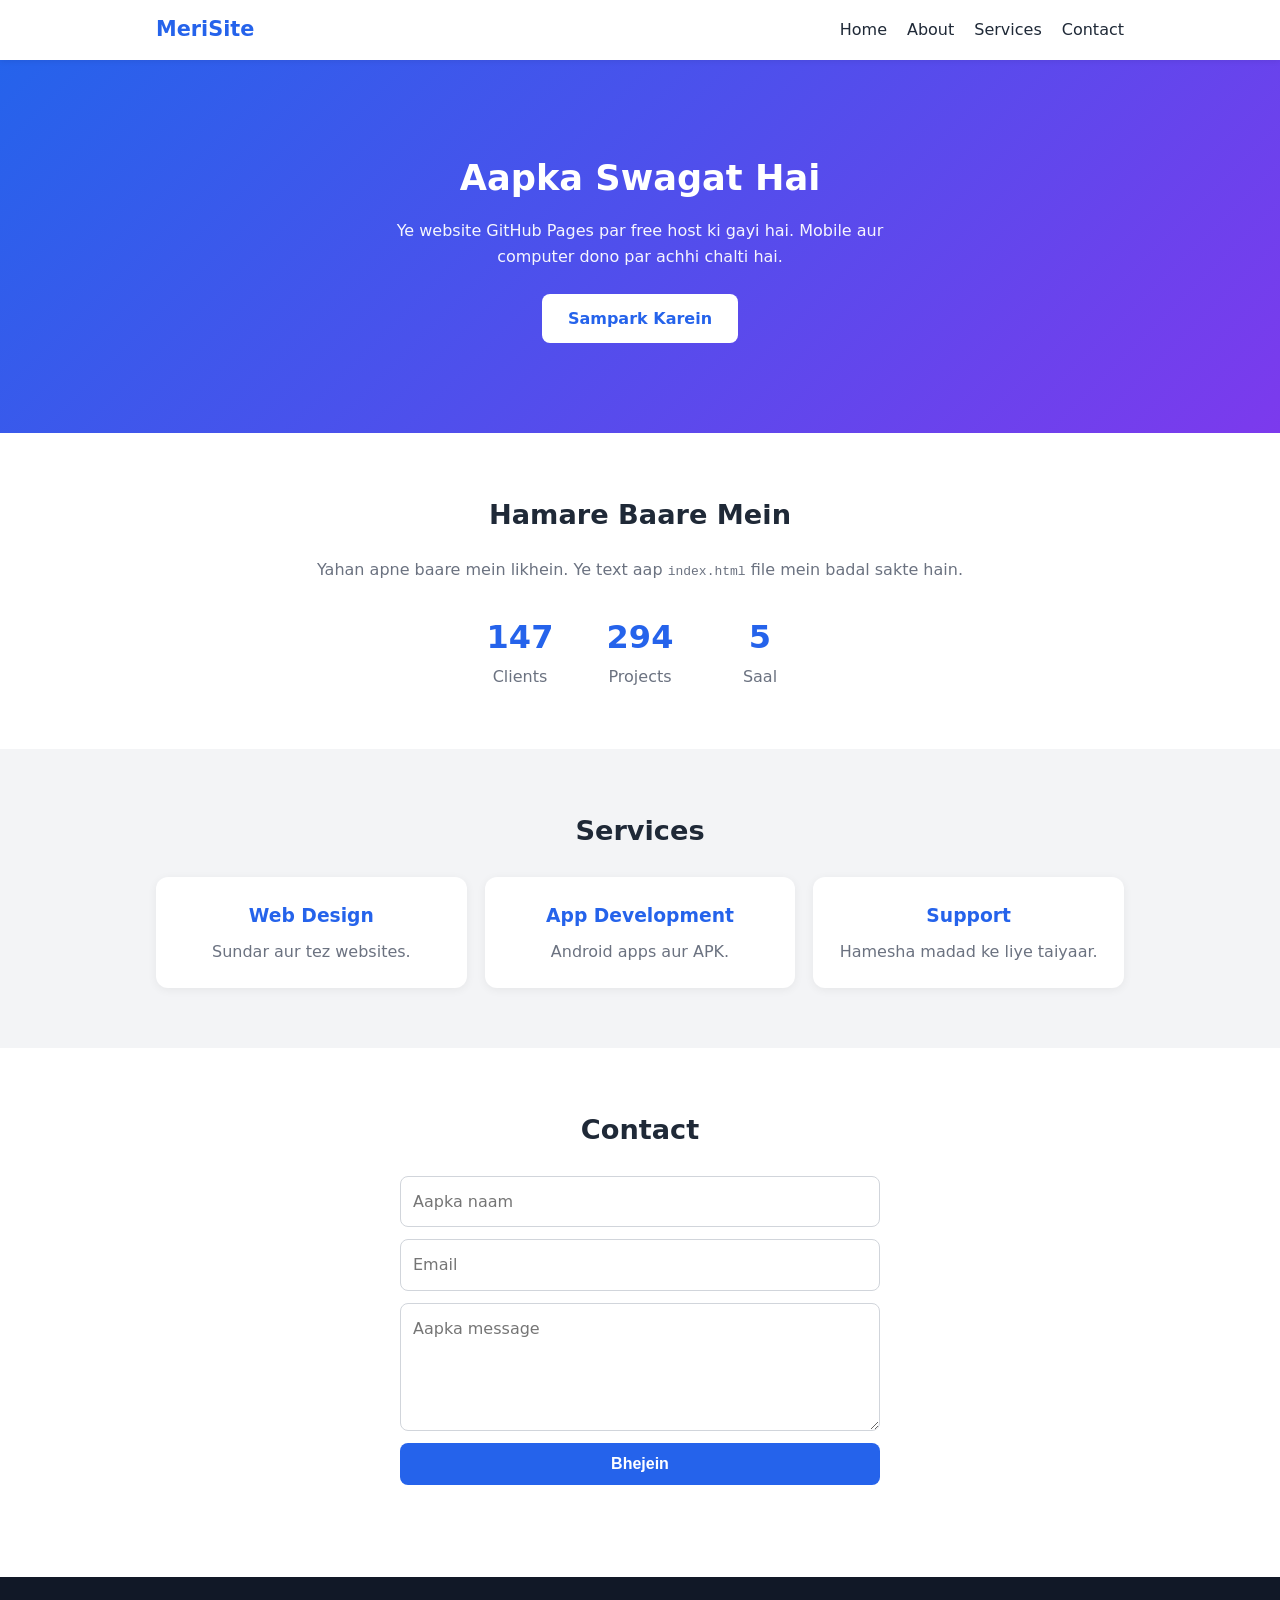
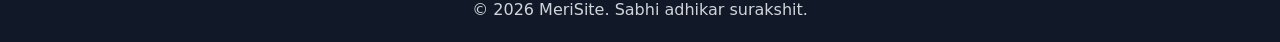
<file: index.html>
<!DOCTYPE html>
<html lang="hi">
<head>
  <meta charset="UTF-8">
  <meta name="viewport" content="width=device-width, initial-scale=1.0">
  <meta name="description" content="Meri pehli website - GitHub Pages par host ki gayi">
  <title>Meri Website</title>
  <link rel="stylesheet" href="style.css">
</head>
<body>

  <header class="header">
    <div class="container nav">
      <a href="#home" class="logo">MeriSite</a>
      <button class="menu-btn" id="menuBtn" aria-label="Menu">&#9776;</button>
      <nav id="navLinks" class="nav-links">
        <a href="#home">Home</a>
        <a href="#about">About</a>
        <a href="#services">Services</a>
        <a href="#contact">Contact</a>
      </nav>
    </div>
  </header>

  <main>
    <section id="home" class="hero">
      <div class="container">
        <h1>Aapka Swagat Hai</h1>
        <p>Ye website GitHub Pages par free host ki gayi hai. Mobile aur computer dono par achhi chalti hai.</p>
        <a href="#contact" class="btn">Sampark Karein</a>
      </div>
    </section>

    <section id="about" class="section">
      <div class="container">
        <h2>Hamare Baare Mein</h2>
        <p>Yahan apne baare mein likhein. Ye text aap <code>index.html</code> file mein badal sakte hain.</p>
        <div class="stats">
          <div class="stat"><strong data-count="150">0</strong><span>Clients</span></div>
          <div class="stat"><strong data-count="320">0</strong><span>Projects</span></div>
          <div class="stat"><strong data-count="5">0</strong><span>Saal</span></div>
        </div>
      </div>
    </section>

    <section id="services" class="section alt">
      <div class="container">
        <h2>Services</h2>
        <div class="cards">
          <div class="card"><h3>Web Design</h3><p>Sundar aur tez websites.</p></div>
          <div class="card"><h3>App Development</h3><p>Android apps aur APK.</p></div>
          <div class="card"><h3>Support</h3><p>Hamesha madad ke liye taiyaar.</p></div>
        </div>
      </div>
    </section>

    <section id="contact" class="section">
      <div class="container">
        <h2>Contact</h2>
        <form id="contactForm" class="form">
          <input type="text" id="name" placeholder="Aapka naam" required>
          <input type="email" id="email" placeholder="Email" required>
          <textarea id="message" rows="4" placeholder="Aapka message" required></textarea>
          <button type="submit" class="btn">Bhejein</button>
          <p id="formMsg" class="form-msg"></p>
        </form>
      </div>
    </section>
  </main>

  <footer class="footer">
    <div class="container">
      <p>&copy; <span id="year"></span> MeriSite. Sabhi adhikar surakshit.</p>
    </div>
  </footer>

  <script src="script.js"></script>
</body>
</html>
</file>
<file: style.css>
:root {
  --primary: #2563eb;
  --primary-dark: #1d4ed8;
  --text: #1f2937;
  --muted: #6b7280;
  --bg: #ffffff;
  --bg-alt: #f3f4f6;
}

* { box-sizing: border-box; margin: 0; padding: 0; }

html { scroll-behavior: smooth; }

body {
  font-family: system-ui, -apple-system, "Segoe UI", Roboto, sans-serif;
  color: var(--text);
  background: var(--bg);
  line-height: 1.6;
}

.container { width: 100%; max-width: 1000px; margin: 0 auto; padding: 0 16px; }

/* Header */
.header {
  position: sticky; top: 0; z-index: 10;
  background: #fff; box-shadow: 0 1px 6px rgba(0,0,0,.08);
}
.nav { display: flex; align-items: center; justify-content: space-between; height: 60px; position: relative; }
.logo { font-weight: 700; font-size: 1.3rem; color: var(--primary); text-decoration: none; }
.nav-links { display: flex; gap: 20px; }
.nav-links a { color: var(--text); text-decoration: none; font-weight: 500; }
.nav-links a:hover { color: var(--primary); }
.menu-btn { display: none; background: none; border: 0; font-size: 1.6rem; cursor: pointer; color: var(--text); }

/* Hero */
.hero {
  text-align: center; padding: 90px 0;
  background: linear-gradient(135deg, #2563eb, #7c3aed); color: #fff;
}
.hero h1 { font-size: 2.2rem; margin-bottom: 12px; }
.hero p { max-width: 560px; margin: 0 auto 24px; opacity: .95; }

.btn {
  display: inline-block; background: var(--primary); color: #fff;
  padding: 12px 26px; border: 0; border-radius: 8px;
  font-size: 1rem; font-weight: 600; cursor: pointer; text-decoration: none;
}
.btn:hover { background: var(--primary-dark); }
.hero .btn { background: #fff; color: var(--primary); }

/* Sections */
.section { padding: 60px 0; }
.section.alt { background: var(--bg-alt); }
.section h2 { text-align: center; font-size: 1.7rem; margin-bottom: 20px; }
.section p { text-align: center; color: var(--muted); }

.stats { display: flex; justify-content: center; gap: 30px; margin-top: 30px; flex-wrap: wrap; }
.stat { text-align: center; min-width: 90px; }
.stat strong { display: block; font-size: 2rem; color: var(--primary); }
.stat span { color: var(--muted); }

.cards { display: grid; grid-template-columns: repeat(auto-fit, minmax(220px, 1fr)); gap: 18px; margin-top: 24px; }
.card { background: #fff; padding: 24px; border-radius: 12px; box-shadow: 0 2px 10px rgba(0,0,0,.06); text-align: center; }
.card h3 { margin-bottom: 8px; color: var(--primary); }

/* Form */
.form { max-width: 480px; margin: 24px auto 0; display: flex; flex-direction: column; gap: 12px; }
.form input, .form textarea {
  padding: 12px; border: 1px solid #d1d5db; border-radius: 8px; font: inherit; width: 100%;
}
.form input:focus, .form textarea:focus { outline: 2px solid var(--primary); border-color: transparent; }
.form-msg { text-align: center; color: #16a34a; min-height: 1.2em; }

/* Footer */
.footer { background: #111827; color: #d1d5db; text-align: center; padding: 20px 0; }
.footer p { color: #d1d5db; }

/* Mobile */
@media (max-width: 640px) {
  .menu-btn { display: block; }
  .nav-links {
    display: none; position: absolute; top: 60px; left: 0; right: 0;
    flex-direction: column; gap: 0; background: #fff; box-shadow: 0 6px 10px rgba(0,0,0,.08);
  }
  .nav-links.open { display: flex; }
  .nav-links a { padding: 14px 16px; border-top: 1px solid #f1f1f1; }
  .hero { padding: 60px 0; }
  .hero h1 { font-size: 1.7rem; }
}
</file>
